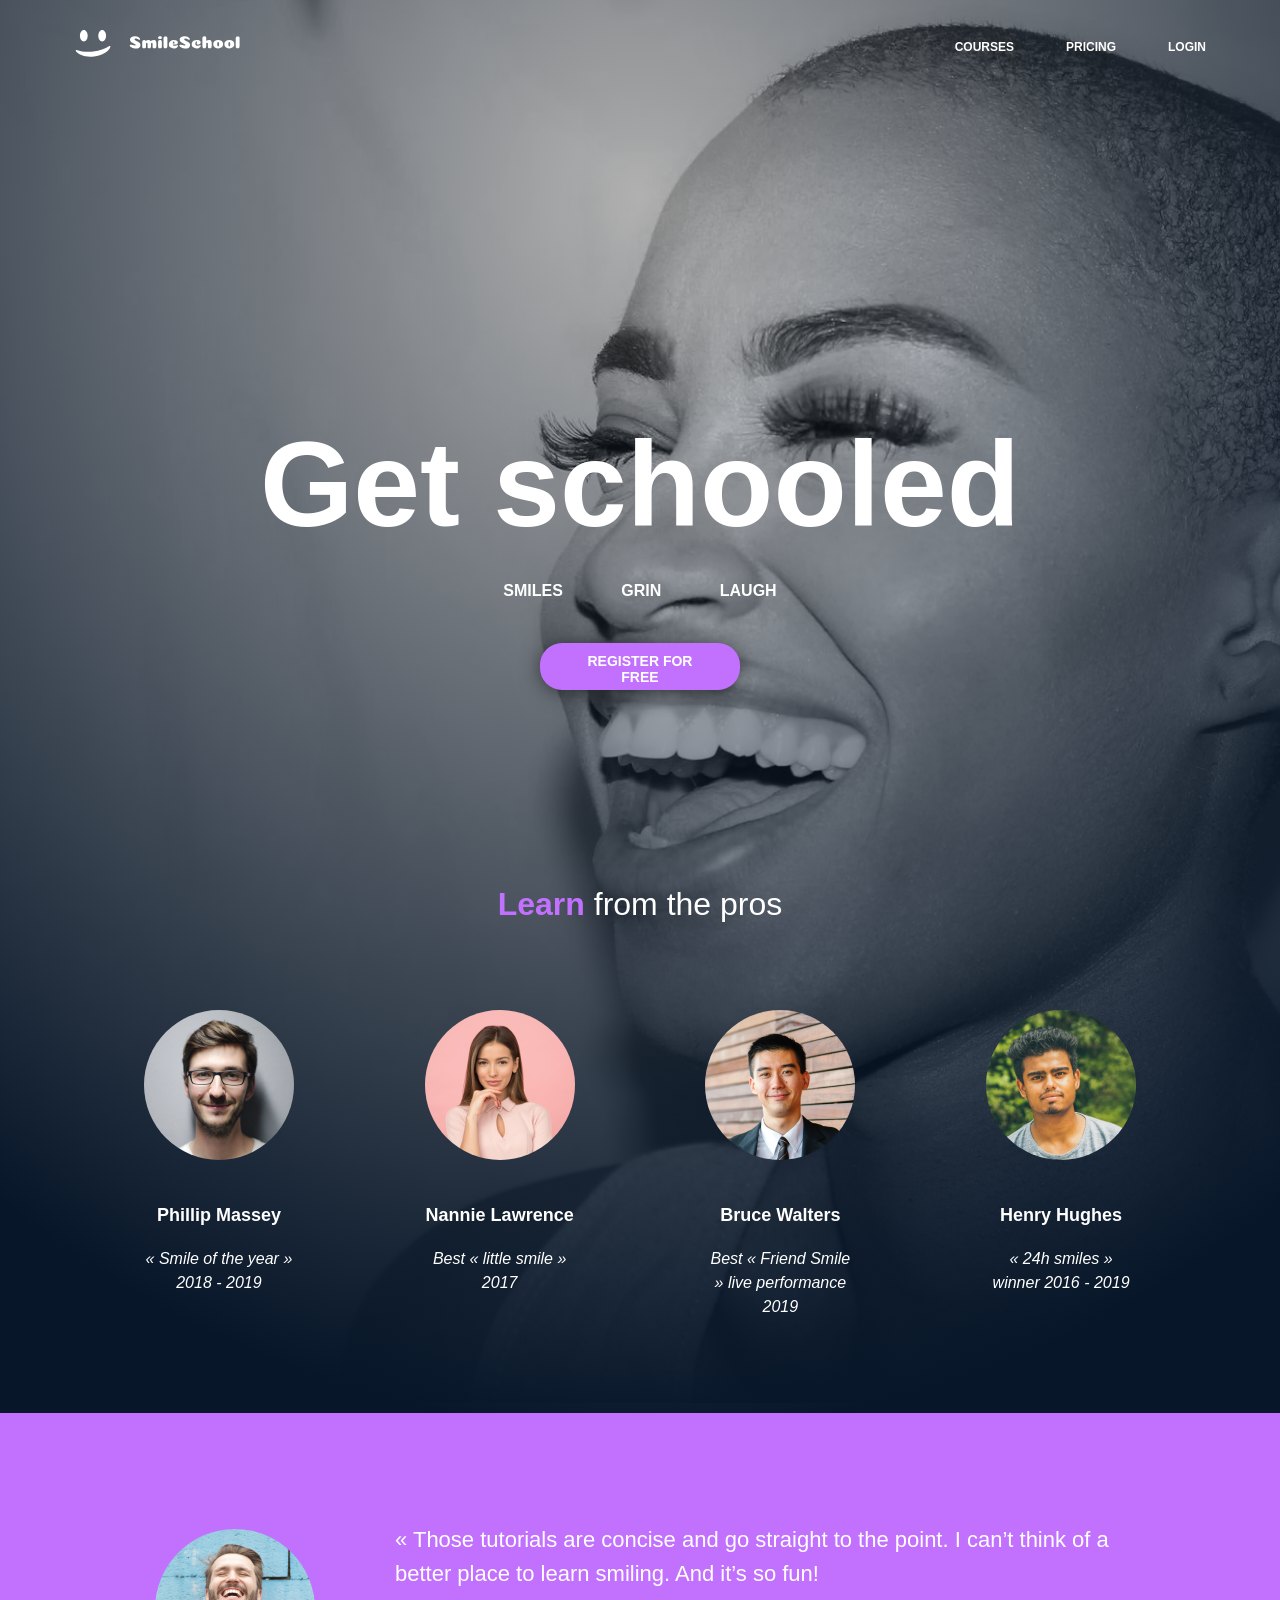
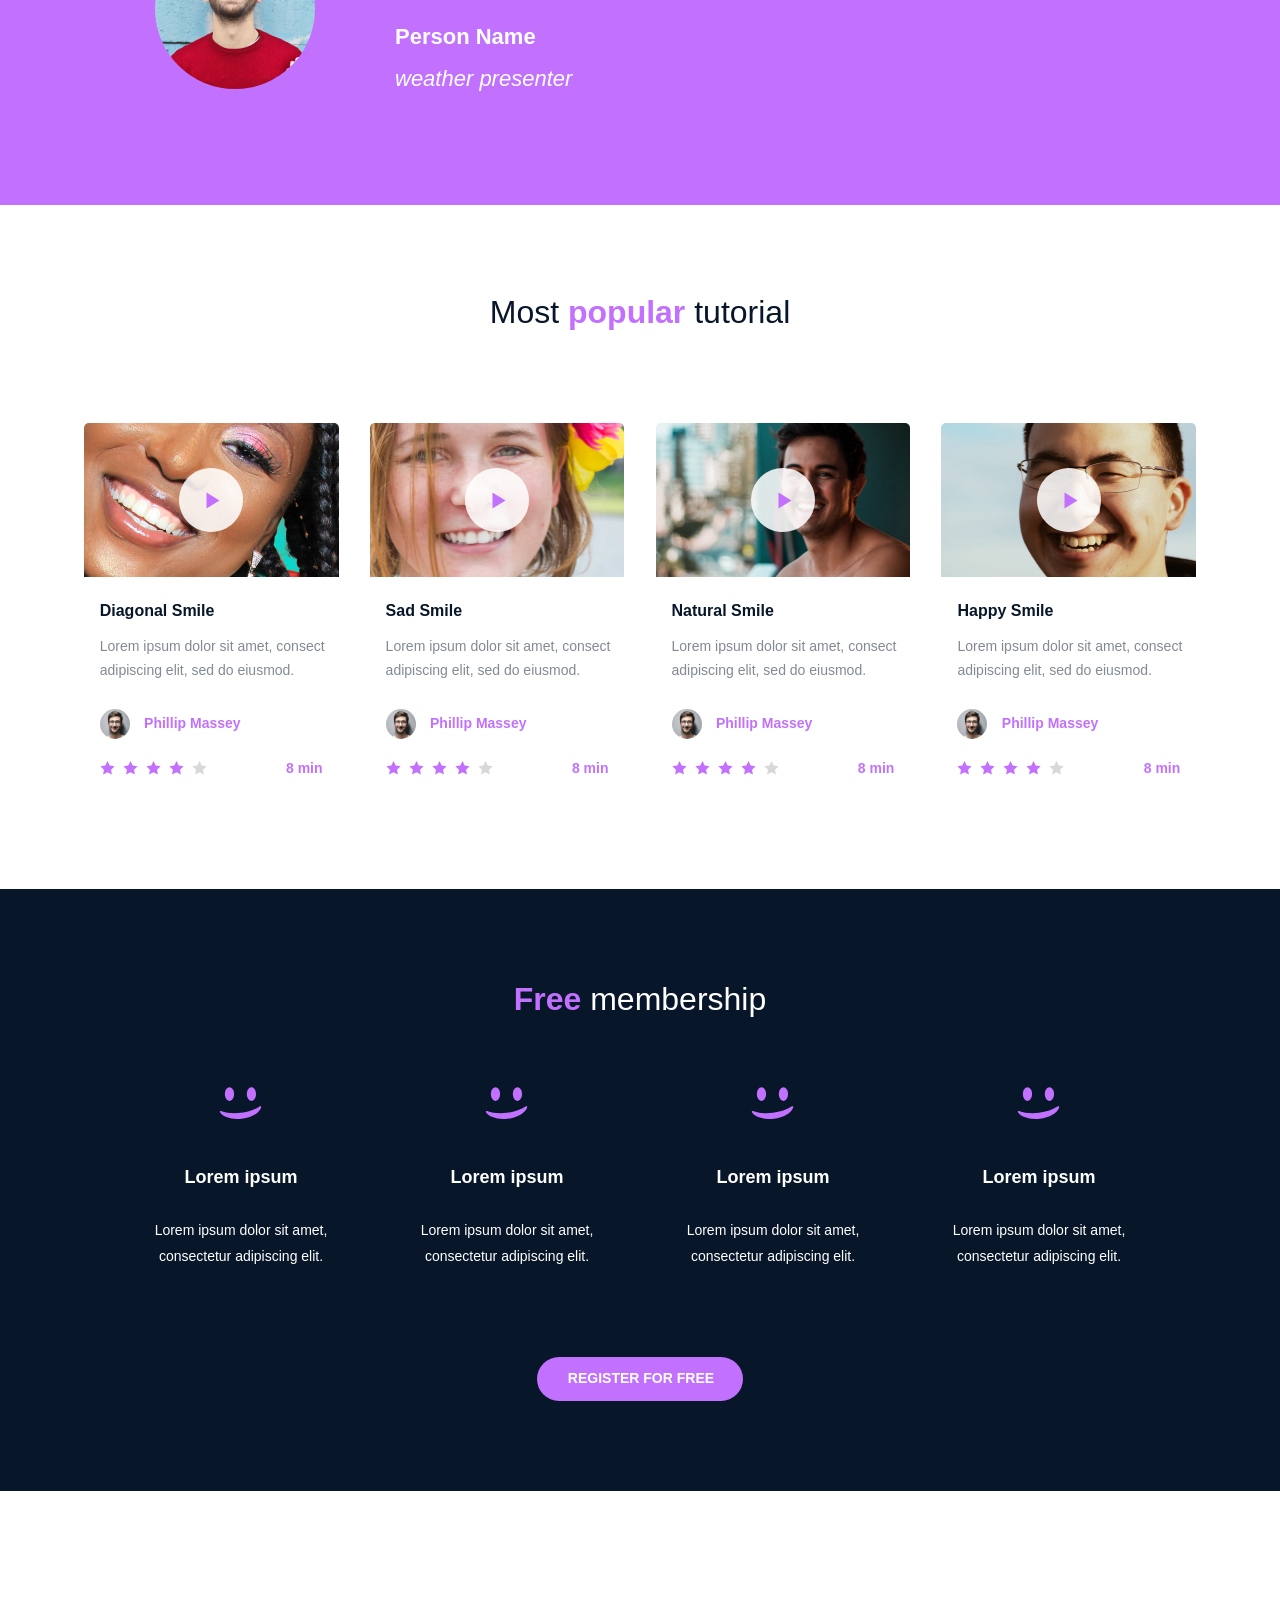
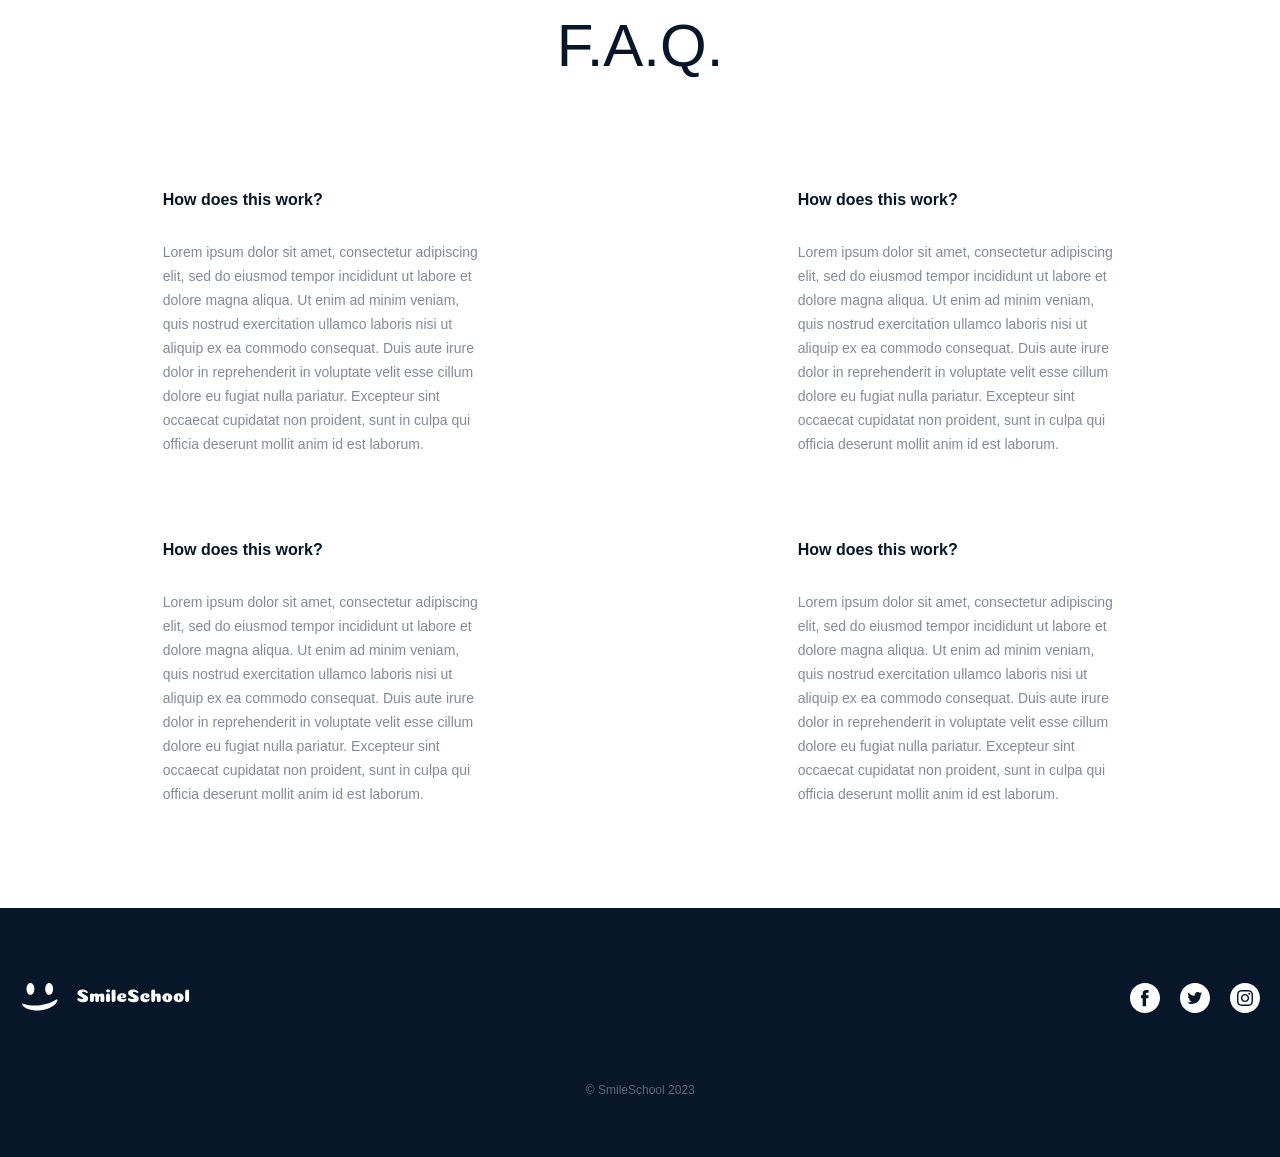
<file: css_advanced/index.html>
<!DOCTYPE html>
<html lang="en">
  <head>
    <title>Smile School</title>
    <meta name="viewport" content="width=device-width, initial-scale=1.0">
    <link rel="stylesheet" href="styles.css">
  </head>
  <body>
    <header class="main-header">
      <!-- Clickable link for the logo -->
      <div>
        <a href="#">
          <img src="assets/images/logo.svg" class="logo-header" alt="Logo Smile School">
        </a>
      </div>
      <!-- Navigation links -->
      <div class="navigation">
        <a href="#" class="nav-link">Courses</a>
        <a href="#" class="nav-link">Pricing</a>
        <a href="#" class="nav-link">Login</a>
      </div>
    </header>

    <!-- MAIN -->
    <main>
      <!-- BANNER SECTION -->
      <section class="banner">
        <!-- First block for the title, subtitle and button -->
        <div class="banner-content">
          <h1 class="main-title">Get schooled</h1>
          <p class="subtitle">Smiles</p>
          <p class="subtitle">Grin</p>
          <p class="subtitle">Laugh</p>
          <button class="register-btn">Register for free</button>
        </div>
        <!-- Second block for elements with images -->
        <div class="block-pro">
          <h2><span class="span-bp">Learn</span> from the pros</h2>
          <div class="picture-pros">
            <!-- Blocks repeated 4 times for each element with image -->
            <div class="picture-pro">
              <img src="assets/images/portrait-1.png" alt="Portrait of Phillip Massey, Smile of the Year 2018-2019">
              <h3>Phillip Massey</h3>
              <p>« Smile of the year » 2018 - 2019</p>
            </div>
            <div class="picture-pro">
              <img src="assets/images/portrait-2.png" alt="Portrait of Nannie Lawrence, Best Little Smile 2017">
              <h3>Nannie Lawrence</h3>
              <p>Best « little smile » 2017</p>
            </div>
            <div class="picture-pro">
              <img src="assets/images/portrait-3.png" alt="Portrait of Bruce Walters, Best Friend Smile Live Performance 2019">
              <h3>Bruce Walters</h3>
              <p>Best « Friend Smile » live performance 2019</p>
            </div>
            <div class="picture-pro">
              <img src="assets/images/portrait-4.png" alt="Portrait of Henry Hughes, 24h Smiles Winner 2016-2019">
              <h3>Henry Hughes</h3>
              <p>« 24h smiles » winner 2016 - 2019</p>
            </div>
          </div>
        </div>
      </section>

      <!-- QUOTE SECTION -->
      <section class="quote-section">
        <div class="quote-container">
          <!-- Image associated with the quote -->
          <img src="assets/images/portrait-5.png" alt="">
          <!-- Block for the quote and its author -->
          <div class="quote-block">
            <blockquote class="quote-text">
              « Those tutorials are concise and go straight to the point. I can’t think of a better place to learn smiling. And it’s so fun!
            </blockquote>
            <p class="quote-author">Person Name</p>
            <p class="quote-context">weather presenter</p>
          </div>
        </div>
      </section>

      <!-- SECTION VIDEO -->
      <section class="video-section">
        <h1 class="video-section-title">Most <span>popular</span> tutorial</h1>
        <div class="video-cards-container">
          <!-- Block for video 1 -->
          <div class="video-card">
            <div class="video-thumbnail">
              <img src="assets/images/video-1.png" alt="Video Diagonal Smile">
              <div class="play-icon"></div>
            </div>
            <h2 class="video-title">Diagonal Smile</h2>
            <p class="video-description">Lorem ipsum dolor sit amet, consect adipiscing elit, sed do eiusmod.</p>
            <!-- Block for the author -->
            <div class="video-author">
              <img src="assets/images/portrait-1.png" alt="Image of the author" class="author-image">
              <h3 class="author-name">Phillip Massey</h3>
            </div>
            <!-- Block for star evaluation -->
            <div class="star-rating">
              <!-- Img for the number of stars -->
              <div class="stars">
                <img src="assets/images/stars.svg" alt="Images of 5 stars">
              </div>
              <p class="rating-time">8 min</p>
            </div>
          </div>
          <!-- Block for video 2 -->
          <div class="video-card">
            <div class="video-thumbnail">
              <img src="assets/images/video-2.png" alt="Video Diagonal Smile">
              <div class="play-icon"></div>
            </div>
            <h2 class="video-title">Sad Smile</h2>
            <p class="video-description">Lorem ipsum dolor sit amet, consect adipiscing elit, sed do eiusmod.</p>
            <!-- Block for the author -->
            <div class="video-author">
              <img src="assets/images/portrait-1.png" alt="Image of the author" class="author-image">
              <h3 class="author-name">Phillip Massey</h3>
            </div>
            <!-- Block for star evaluation -->
            <div class="star-rating">
              <!-- Img for the number of stars -->
              <div class="stars">
                <img src="assets/images/stars.svg" alt="Images of 5 stars">
              </div>
              <p class="rating-time">8 min</p>
            </div>
          </div>
          <!-- Block for video 3 -->
          <div class="video-card">
            <div class="video-thumbnail">
              <img src="assets/images/video-3.png" alt="Video Diagonal Smile">
              <div class="play-icon"></div>
            </div>
            <h2 class="video-title">Natural Smile</h2>
            <p class="video-description">Lorem ipsum dolor sit amet, consect adipiscing elit, sed do eiusmod.</p>
            <!-- Block for the author -->
            <div class="video-author">
              <img src="assets/images/portrait-1.png" alt="Image of the author" class="author-image">
              <h3 class="author-name">Phillip Massey</h3>
            </div>
            <!-- Block for star evaluation -->
            <div class="star-rating">
              <!-- Img for the number of stars -->
              <div class="stars">
                <img src="assets/images/stars.svg" alt="Images of 5 stars">
              </div>
              <p class="rating-time">8 min</p>
            </div>
          </div>
          <!-- Block for video 4 -->
          <div class="video-card">
            <div class="video-thumbnail">
              <img src="assets/images/video-4.png" alt="Video Diagonal Smile">
              <div class="play-icon"></div>
            </div>
            <h2 class="video-title">Happy Smile</h2>
            <p class="video-description">Lorem ipsum dolor sit amet, consect adipiscing elit, sed do eiusmod.</p>
            <!-- Block for the author -->
            <div class="video-author">
              <img src="assets/images/portrait-1.png" alt="Image of the author" class="author-image">
              <h3 class="author-name">Phillip Massey</h3>
            </div>
            <!-- Block for star evaluation -->
            <div class="star-rating">
              <!-- Img for the number of stars -->
              <div class="stars">
                <img src="assets/images/stars.svg" alt="Images of 5 stars">
              </div>
              <p class="rating-time">8 min</p>
            </div>
          </div>
        </div>
      </section>

      <!-- MEMBERSHIP SECTION -->
      <section class="membership-section">
        <h1 class="membership-title"><span>Free</span> membership</h1>
        <div class="membership-block-container">
          <!-- Block for each adhesion element -->
          <div class="membership-block">
            <img src="assets/images/smile.svg" alt="Image of membership 1" class="membership-icon">
            <h2 class="membership-heading">Lorem ipsum</h2>
            <p class="membership-description">Lorem ipsum dolor sit amet, consectetur adipiscing elit.</p>
          </div>
          <div class="membership-block">
            <img src="assets/images/smile.svg" alt="Image of membership 2" class="membership-icon">
            <h2 class="membership-heading">Lorem ipsum</h2>
            <p class="membership-description">Lorem ipsum dolor sit amet, consectetur adipiscing elit.</p>
          </div>
          <div class="membership-block">
            <img src="assets/images/smile.svg" alt="Image of membership 3" class="membership-icon">
            <h2 class="membership-heading">Lorem ipsum</h2>
            <p class="membership-description">Lorem ipsum dolor sit amet, consectetur adipiscing elit.</p>
          </div>
          <div class="membership-block">
            <img src="assets/images/smile.svg" alt="Image of membership 3" class="membership-icon">
            <h2 class="membership-heading">Lorem ipsum</h2>
            <p class="membership-description">Lorem ipsum dolor sit amet, consectetur adipiscing elit.</p>
          </div>
        </div>
        <button class="membership-button">Register for free</button>
      </section>

      <!-- SECTION FAQ -->
      <section class="faq-section">
        <h1 class="faq-title">F.A.Q.</h1>
        <div class="faq-container">
          <!-- First row of FAQs -->
          <div class="faq-row">
            <!-- First element FAQ -->
            <div class="faq-item">
              <h2 class="faq-question">How does this work?</h2>
              <p class="faq-answer">Lorem ipsum dolor sit amet, consectetur adipiscing elit, sed do eiusmod tempor incididunt ut labore et dolore magna aliqua. Ut enim ad minim veniam, quis nostrud exercitation ullamco laboris nisi ut aliquip ex ea commodo consequat. Duis aute irure dolor in reprehenderit in voluptate velit esse cillum dolore eu fugiat nulla pariatur. Excepteur sint occaecat cupidatat non proident, sunt in culpa qui officia deserunt mollit anim id est laborum.</p>
            </div>
            <!-- Second element FAQ -->
            <div class="faq-item">
              <h2 class="faq-question">How does this work?</h2>
              <p class="faq-answer">Lorem ipsum dolor sit amet, consectetur adipiscing elit, sed do eiusmod tempor incididunt ut labore et dolore magna aliqua. Ut enim ad minim veniam, quis nostrud exercitation ullamco laboris nisi ut aliquip ex ea commodo consequat. Duis aute irure dolor in reprehenderit in voluptate velit esse cillum dolore eu fugiat nulla pariatur. Excepteur sint occaecat cupidatat non proident, sunt in culpa qui officia deserunt mollit anim id est laborum.</p>
            </div>
          </div>
          <!-- Second row of FAQs -->
          <div class="faq-row">
            <!-- Third element FAQ -->
            <div class="faq-item">
              <h2 class="faq-question">How does this work?</h2>
              <p class="faq-answer">Lorem ipsum dolor sit amet, consectetur adipiscing elit, sed do eiusmod tempor incididunt ut labore et dolore magna aliqua. Ut enim ad minim veniam, quis nostrud exercitation ullamco laboris nisi ut aliquip ex ea commodo consequat. Duis aute irure dolor in reprehenderit in voluptate velit esse cillum dolore eu fugiat nulla pariatur. Excepteur sint occaecat cupidatat non proident, sunt in culpa qui officia deserunt mollit anim id est laborum.</p>
            </div>
            <!-- Fourth element FAQ -->
            <div class="faq-item">
              <h2 class="faq-question">How does this work?</h2>
              <p class="faq-answer">Lorem ipsum dolor sit amet, consectetur adipiscing elit, sed do eiusmod tempor incididunt ut labore et dolore magna aliqua. Ut enim ad minim veniam, quis nostrud exercitation ullamco laboris nisi ut aliquip ex ea commodo consequat. Duis aute irure dolor in reprehenderit in voluptate velit esse cillum dolore eu fugiat nulla pariatur. Excepteur sint occaecat cupidatat non proident, sunt in culpa qui officia deserunt mollit anim id est laborum.</p>
            </div>
          </div>
        </div>
      </section>
    </main>

    <!-- FOOTER -->
    <footer class="footer">
      <div class="footer-content">
        <!-- Div for the logo and links -->
        <div class="footer-logo-section">
          <img src="assets/images/logo.svg" alt="SmileSchool logo" class="footer-logo">
          <div class="footer-social-links">
            <svg width="130" height="30" viewBox="0 0 130 30" fill="none" xmlns="http://www.w3.org/2000/svg">
              <g id="social_icons">
              <g id="Instagram">
              <path id="Combined Shape" fill-rule="evenodd" clip-rule="evenodd" d="M115 0C106.716 0 100 6.71573 100 15C100 23.2843 106.716 30 115 30C123.284 30 130 23.2843 130 15C130 6.71573 123.284 0 115 0ZM111.702 7.04833C112.555 7.0095 112.828 7 115.001 7H114.998C117.172 7 117.443 7.0095 118.297 7.04833C119.148 7.08733 119.73 7.22217 120.24 7.42C120.767 7.62417 121.212 7.89751 121.657 8.34251C122.102 8.78719 122.375 9.23352 122.58 9.7597C122.777 10.2684 122.912 10.8497 122.952 11.7014C122.99 12.5547 123 12.8274 123 15.0001C123 17.1728 122.99 17.4448 122.952 18.2981C122.912 19.1495 122.777 19.731 122.58 20.2398C122.375 20.7658 122.102 21.2121 121.657 21.6568C121.212 22.1018 120.766 22.3758 120.24 22.5802C119.731 22.778 119.149 22.9128 118.298 22.9518C117.444 22.9907 117.173 23.0002 115 23.0002C112.827 23.0002 112.555 22.9907 111.701 22.9518C110.85 22.9128 110.268 22.778 109.759 22.5802C109.234 22.3758 108.787 22.1018 108.343 21.6568C107.898 21.2121 107.625 20.7658 107.42 20.2396C107.222 19.731 107.088 19.1496 107.048 18.298C107.01 17.4446 107 17.1728 107 15.0001C107 12.8274 107.01 12.5546 107.048 11.7012C107.087 10.8499 107.222 10.2684 107.42 9.75953C107.625 9.23352 107.898 8.78719 108.343 8.34251C108.788 7.89768 109.234 7.62434 109.76 7.42C110.269 7.22217 110.85 7.08733 111.702 7.04833Z" fill="white"/>
              <path id="Combined Shape_2" fill-rule="evenodd" clip-rule="evenodd" d="M114.283 8.4417C114.422 8.44148 114.572 8.44155 114.734 8.44162L115.001 8.4417C117.137 8.4417 117.39 8.44936 118.233 8.4877C119.013 8.52336 119.437 8.6537 119.719 8.7632C120.092 8.9082 120.358 9.08154 120.638 9.36154C120.918 9.64154 121.092 9.90821 121.237 10.2815C121.346 10.5632 121.477 10.9866 121.512 11.7666C121.551 12.6099 121.559 12.8632 121.559 14.9983C121.559 17.1333 121.551 17.3866 121.512 18.23C121.477 19.01 121.346 19.4333 121.237 19.715C121.092 20.0883 120.918 20.3542 120.638 20.634C120.358 20.914 120.092 21.0873 119.719 21.2323C119.437 21.3423 119.013 21.4723 118.233 21.508C117.39 21.5463 117.137 21.5547 115.001 21.5547C112.865 21.5547 112.611 21.5463 111.768 21.508C110.988 21.472 110.565 21.3417 110.283 21.2322C109.909 21.0872 109.643 20.9138 109.363 20.6338C109.083 20.3538 108.909 20.0878 108.764 19.7143C108.654 19.4326 108.524 19.0093 108.488 18.2293C108.45 17.386 108.442 17.1326 108.442 14.9963C108.442 12.8599 108.45 12.6079 108.488 11.7646C108.524 10.9846 108.654 10.5612 108.764 10.2792C108.909 9.90588 109.083 9.63921 109.363 9.35921C109.643 9.0792 109.909 8.90587 110.283 8.76053C110.565 8.65053 110.988 8.52053 111.768 8.4847C112.506 8.45136 112.792 8.44136 114.283 8.4397V8.4417ZM119.271 9.77004C118.741 9.77004 118.311 10.1995 118.311 10.7297C118.311 11.2597 118.741 11.6897 119.271 11.6897C119.801 11.6897 120.231 11.2597 120.231 10.7297C120.231 10.1997 119.801 9.76971 119.271 9.76971V9.77004ZM110.892 15.0001C110.892 12.7313 112.732 10.8918 115.001 10.8917C117.269 10.8917 119.108 12.7312 119.108 15.0001C119.108 17.269 117.27 19.1076 115.001 19.1076C112.732 19.1076 110.892 17.269 110.892 15.0001Z" fill="white"/>
              <path id="Shape" fill-rule="evenodd" clip-rule="evenodd" d="M115.001 12.3335C116.473 12.3335 117.667 13.5273 117.667 15.0002C117.667 16.4729 116.473 17.6669 115.001 17.6669C113.528 17.6669 112.334 16.4729 112.334 15.0002C112.334 13.5273 113.528 12.3335 115.001 12.3335V12.3335Z" fill="white"/>
              </g>
              <g id="Twitter">
              <path id="Combined Shape_3" fill-rule="evenodd" clip-rule="evenodd" d="M65 0C56.7157 0 50 6.71573 50 15C50 23.2843 56.7157 30 65 30C73.2843 30 80 23.2843 80 15C80 6.71573 73.2843 0 65 0ZM64.5822 12.7112L64.5508 12.1922C64.4563 10.8469 65.2852 9.6182 66.5967 9.14154C67.0794 8.97206 67.8978 8.95087 68.4329 9.09917C68.6427 9.16273 69.0414 9.37458 69.3247 9.56524L69.8388 9.91479L70.4054 9.73472C70.7202 9.63939 71.1398 9.4805 71.3287 9.37458C71.5071 9.27924 71.6645 9.22628 71.6645 9.25806C71.6645 9.43813 71.2762 10.0525 70.951 10.3915C70.5103 10.8681 70.6362 10.9105 71.5281 10.5927C72.0632 10.4126 72.0737 10.4126 71.9687 10.6139C71.9058 10.7198 71.5805 11.0906 71.2343 11.4295C70.6467 12.0121 70.6152 12.0757 70.6152 12.5629C70.6152 13.315 70.2585 14.8827 69.9018 15.7407C69.2408 17.3507 67.8243 19.0138 66.4079 19.8506C64.4144 21.0264 61.7598 21.3229 59.525 20.6344C58.78 20.4014 57.5 19.8082 57.5 19.7023C57.5 19.6705 57.8882 19.6281 58.3604 19.6175C59.3466 19.5964 60.3329 19.321 61.1723 18.8337L61.7388 18.4947L61.0883 18.2723C60.165 17.9545 59.3361 17.2236 59.1263 16.5351C59.0633 16.3127 59.0843 16.3021 59.6719 16.3021L60.2804 16.2915L59.7663 16.0479C59.1578 15.7407 58.6017 15.2217 58.3289 14.692C58.1295 14.3107 57.8777 13.3468 57.9512 13.2726C57.9721 13.2408 58.1925 13.3044 58.4443 13.3891C59.1683 13.654 59.2627 13.5904 58.843 13.1455C58.0561 12.3405 57.8148 11.1435 58.1925 10.0101L58.3709 9.50169L59.0633 10.1902C60.4798 11.5778 62.148 12.404 64.0576 12.6477L64.5822 12.7112Z" fill="white"/>
              </g>
              <g id="Facebook">
              <path id="Combined Shape_4" fill-rule="evenodd" clip-rule="evenodd" d="M15 0C6.71573 0 0 6.71573 0 15C0 23.2843 6.71573 30 15 30C23.2843 30 30 23.2843 30 15C30 6.71573 23.2843 0 15 0ZM16.0635 15.1589V23.3197H12.6869V15.1592H11V12.3469H12.6869V10.6585C12.6869 8.36425 13.6395 7 16.3457 7H18.5988V9.81257H17.1905C16.137 9.81257 16.0673 10.2056 16.0673 10.9391L16.0635 12.3466H18.6147L18.3162 15.1589H16.0635Z" fill="white"/>
              </g>
              </g>
              </svg>
          </div>
        </div>
        <p class="footer-text">&copy; SmileSchool 2023</p>
      </div>
    </footer>
  </body>
</html>
</file>
<file: css_advanced/styles.css>
/* GLOBAL VARIABLES:
   Defines recurring colors, fonts, and styles for use throughout the stylesheet. */
   :root {
    --color-background: #071629;
    --color-text: #FFF;
    --color-accent: #C271FF;
    --color-video: rgba(7, 22, 41, 0.50);
    --color-btn-hover: #9678FC;
    --font-family-base: 'Source Sans Pro', sans-serif;
    --font-weight-bold: 700;
    --font-weight-medium: 600;
    --font-weight-normal: 400;
    --font-weight-light: 300;
    --border-radius-round: 50%;
    --shadow-box: 0px 2px 20px 0px rgba(0, 0, 0, 0.50);
  }
  
  /* BASE BODY STYLE:
     Resets margins and paddings, sets default font, and applies box-sizing to all elements. */
  body {
    margin: 0;
    padding: 0;
    font-family: var(--font-family-base);
    box-sizing: border-box;
  }
  
  /* MAIN HEADER:
     Utilizes Flexbox for proper alignment and spacing between the logo and navigation elements. */
  .main-header {
    display: flex;
    justify-content: space-between;
    align-items: center;
    padding: 20px 5%;
    margin: 10px;
    background-color: transparent;
  }
  
  /* LOGO IN HEADER:
     Sets size and prevents the logo from shrinking in a flexbox layout. */
  .logo-header {
    width: 10.438rem;
    height: 1.841rem;
    flex-shrink: 0;
  }
  
  /* NAVIGATION:
     Alignment and styling of navigation links, including color, font size, and text transformation. */
  .navigation {
    display: inline-flex;
    justify-content: center;
    align-items: flex-start;
    gap: 52px;
    flex-shrink: 0;
    color: var(--color-text);
    font-size: 0.75rem;
    font-weight: var(--font-weight-bold);
    line-height: normal;
  }
  
  .nav-link {
    color: var(--color-text);
    text-decoration: none;
    text-transform: uppercase;
  }
  
  /* MAIN BANNER:
     Positions and sizes the banner, including background images and filter styles. */
  .banner {
    position: relative;
    width: 100%;
    height: 1440px;
    display: flex;
    flex-direction: column;
    justify-content: center;
    align-items: center;
  }
  
  .banner::before, .banner::after {
    content: "";
    position: absolute;
    width: 100%;
    height: 100%;
    background-size: cover;
    z-index: -1;
  }
  
  .banner::before {
    top: -8.125rem;
    background-image: url(assets/images/img_bg.png);
    background-repeat: no-repeat;
    -webkit-filter: grayscale(100%);
    filter: grayscale(100%);
  }
  
  .banner::after {
    top: -6.25rem;
    background: radial-gradient(85.90% 85.90% at 50.00% 14.10%, rgba(41, 48, 61, 0.00) 0%, var(--color-background) 100%), transparent;
    background-blend-mode: normal, color;
  }
  
  /* Styles for the main title, subtitles, and registration button in the banner. */
  .banner-content {
    text-align: center;
    margin-top: 10.5rem;
  }
  
  .main-title {
    color: var(--color-text);
    font-size: 7.5rem;
    font-weight: var(--font-weight-bold);
    text-align: center;
    margin: 0;
    margin-top: -50px;
    line-height: 150px;
  }
  
  .subtitle {
    display: inline-block;
    color: var(--color-text);
    text-transform: uppercase;
    font-size: 1rem;
    font-weight: var(--font-weight-bold);
    line-height: 4rem;
    margin: 0 27px;
  }
  
  .register-btn {
    display: block;
    background-color: var(--color-accent);
    box-shadow: var(--shadow-box);
    border-radius: 1.375rem;
    color: var(--color-text);
    text-align: center;
    text-transform: uppercase;
    font-size: 0.875rem;
    font-weight: 600;
    margin: 20px auto;
    padding: 10px 30px;
    width: 12.5rem;
    height: 2.9rem;
    border: none;
    cursor: pointer;
    transition: background-color 0.3s ease;
  }
  
  .register-btn:hover {
    background-color: var(--color-btn-hover);
  }
  
  /* PROFILES SECTION:
     Styles for layout and design of profile sections, including images, titles, and descriptions. */
  
  .block-pro {
    text-align: center;
    margin-top: 150px;
  }
  
  .block-pro h2 {
    color: var(--color-text);
    font-family: var(--font-family-base);
    font-size: 2rem;
    font-weight: var(--font-weight-light);
    margin-bottom: 5.44rem;
    font-style: normal;
  }
  
  .block-pro h2 .span-bp {
    color: var(--color-accent);
    font-weight: var(--font-weight-bold);
  }
  
  .picture-pros {
    display: flex;
    justify-content: center;
    gap: 8.17rem;
  }
  
  .picture-pros .picture-pro {
    width: 9.375rem;
    text-align: center;
  }
  
  .picture-pros img {
    width: 9.375rem;
    height: 9.375rem;
    border-radius: var(--border-radius-round);
    margin-bottom: 20px;
  }
  
  .picture-pros h3 {
    color: var(--color-text);
    font-size: 1.125rem;
    font-weight: 900;
    line-height: 1.6875rem;
  }
  
  .picture-pros p {
    color: var(--color-text);
    font-size: 1rem;
    font-style: italic;
    line-height: 1.5rem;
    font-weight: var(--font-weight-normal);
  }
  
  /* QUOTE SECTION:
     Formatting of the quote section, including the image, quote text, author, and context. */
  .quote-section {
    display: flex;
    justify-content: center;
    align-items: center;
    margin-top: -120px;
    background-color: var(--color-accent);
    color: var(--color-text);
    font-family: var(--font-family-base);
    height: 24.5rem;
    width: 100%;
  }
  
  .quote-container {
    display: flex;
    justify-content: center;
    align-items: center;
  }
  
  .quote-container img {
    width: 10rem;
    height: 10rem;
    border-radius: 50%;
    margin-right: 5rem;
  }
  
  .quote-block {
    display: flex;
    flex-direction: column;
    align-items: flex-start;
    justify-content: center;
    width: 45.625rem;
    height: 9.875rem;
  }
  
  .quote-text {
    font-size: 1.375rem;
    font-weight: var(--font-weight-normal);
    line-height: 2.1rem;
    margin: 0 0 0.5rem 0;
  }
  
  .quote-author {
    font-size: 1.375rem;
    font-weight: var(--font-weight-bold);
    font-style: normal;
    line-height: 2.1rem;
    margin-bottom: 0.5rem;
  }
  
  .quote-context {
    font-size: 1.375rem;
    font-style: italic;
    font-weight: var(--font-weight-normal);
    margin: 0;
    line-height: 2.1rem;
  }
  
  /* VIDEO SECTION:
     Configuration and styling of video cards, including thumbnails, titles, descriptions, and ratings. */
  .video-section {
    background-color: var(--color-text);
    text-align: center;
    font-family: var(--font-family-base);
    width: 100%;
  }
  
  .video-section-title {
    color: var(--color-background);
    font-size: 2rem;
    margin-top: 5.4rem;
    margin-bottom: 4.69rem;
    font-weight: var(--font-weight-light);
    line-height: 40.22px;
    font-style: normal;
  }
  
  .video-section-title span {
    color: var(--color-accent);
    font-size: 2rem;
    font-weight: var(--font-weight-bold);
  }
  
  .video-cards-container {
    display: flex;
    justify-content: center;
    gap: 1.94rem;
    padding: 1rem;
    margin: 0 auto;
    width: 76.75rem;
    height: 28.125rem;
  }
  
  .video-card {
    width: 15.93rem;
    height: auto;
    margin-bottom: 3rem;
    text-align: left;
    position: relative;
  }
  
  .video-thumbnail {
    width: 15.93rem;
    height: 9.62rem;
    border-radius: 5px 5px 0 0;
    position: relative;
    overflow: hidden;
  }
  
  .video-thumbnail img {
    width: 100%;
    height: auto;
    display: block;
  }
  
  .play-icon {
    position: absolute;
    top: 50%;
    left: 50%;
    transform: translate(-50%, -50%);
    width: 4rem;
    height: 4rem;
    background: url('assets/images/play.svg') no-repeat center center;
    background-size: contain;
    cursor: pointer;
  }
  
  .video-title {
    color: var(--color-background);
    font-size: 1rem;
    margin-top: 1.5rem;
    margin-left: 1rem;
    font-weight: var(--font-weight-bold);
    font-family: var(--font-family-base);
    line-height: 20.11px;
    font-style: normal;
    width: 120px;
    height: 20px;
  }
  
  .video-description {
    color: var(--color-video);
    font-size: 0.875rem;
    margin-top: 0.47rem;
    margin-left: 1rem;
    font-weight: var(--font-weight-normal);
    line-height: 1.5rem;
    font-family: var(--font-family-base);
    width: 15.125rem;
    height: 48px;
    font-style: normal;
  }
  
  .video-author {
    display: flex;
    align-items: center;
    gap: 0.9rem;
    margin-top: 0.75rem;
    margin-left: 1rem;
  }
  
  .author-image {
    width: 1.875rem;
    height: 1.875rem;
    border-radius: 50%;
  }
  
  .author-name {
    color: var(--color-accent);
    font-family: var(--font-family-base);
    font-size: 0.875rem;
    font-weight: var(--font-weight-medium);
    line-height: 1.6875rem;
    font-style: normal;
  }
  
  .star-rating {
    display: flex;
    align-items: center;
    justify-content: space-between;
    margin-left: 1rem;
    margin-top: -10px;
  }
  
  .stars {
    display: flex;
    width: 6.6875rem;
    height: 0.9375rem;
  }
  
  .rating-time {
    color: var(--color-accent);
    font-size: 0.875rem;
    margin-right: 1rem;
    font-family: var(--font-family-base);
    font-weight: var(--font-weight-medium);
    font-style: normal;
    line-height: 1.6875rem;
  }
  
  /* MEMBERSHIP SECTION:
     Styles for the membership offers section, including layout of membership blocks, icons, headings, and descriptions. */
  .membership-section {
    font-family: var(--font-family-base);
    background-color: var(--color-background);
    color: var(--color-text);
    text-align: center;
    padding: 50px 0;
    height: 31.375rem;
    width: 100%;
  }
  
  .membership-block {
    display: flex;
    flex-direction: column;
    align-items: center;
    flex-basis: calc(20% - 30px);
    flex-shrink: 1;
    margin: 10px 5px;
  }
  
  .membership-block-container {
    display: flex;
    justify-content: center;
  }
  
  .membership-title {
    font-size: 2rem;
    font-weight: var(--font-weight-light);
    line-height: 40px;
    margin-bottom: 3.62rem;
    margin-top: 2.5rem;
    font-style: normal;
  }
  
  .membership-title span {
    color: var(--color-accent);
    font-weight: var(--font-weight-bold);
  }
  
  .membership-icon {
    width: 2.72913rem;
    height: 2.20956rem;
    margin-bottom: 1.66rem;
  }
  
  .membership-heading {
    font-size: 1.125rem;
    font-weight: var(--font-weight-medium);
    font-style: normal;
    line-height: 26px;
    margin-bottom: 0.81rem;
    font-style: normal;
    width: 16rem;
    height: 26px;
  }
  
  .membership-description {
    width: 13.25rem;
    height: 52px;
    font-size: 0.875rem;
    font-weight: var(--font-weight-normal);
    font-style: normal;
    line-height: 1.625rem;
  }
  
  .membership-button {
    background-color: var(--color-accent);
    width: 12.9rem;
    height: 2.75rem;
    color: var(--color-text);
    border: none;
    border-radius: 1.375rem;
    padding: 0.81rem 1.22rem 0.81rem 1.34rem;
    font-size: 0.875rem;
    font-weight: var(--font-weight-medium);
    text-transform: uppercase;
    cursor: pointer;
    margin-top: 4rem;
    line-height: 17.6px;
    transition: background-color 0.3s ease;
  }
  
  .membership-button:hover {
    background-color: #9678FC;
  }
  
  /* FAQ SECTION:
     Styles for layout and typography of the FAQ section, including questions and answers. */
  .faq-section {
    max-width: 90rem;
    max-height: 232.375rem;
    margin: 0 auto;
    padding: 50px 20px;
    font-family: var(--font-family-base);
  }
  
  .faq-title {
    text-align: center;
    font-size: 3.75rem;
    font-style: normal;
    font-weight: var(--font-weight-light);
    color: var(--color-background);
    line-height: 75.42px;
    margin-bottom: 4.63rem;
    margin-top: 4.19rem;
  }
  
  .faq-container {
    display: flex;
    flex-wrap: wrap;
    justify-content: space-around;
    gap: 1.875rem;
  }
  
  .faq-row {
    width: 29%;
    display: flex;
    flex-direction: column;
    align-items: center;
  }
  
  .faq-item {
    width: 100%;
    background-color: var(--color-text);
    margin-bottom: 1rem;
    padding: 20px;
    box-sizing: border-box;
  }
  
  .faq-question {
    text-align: left;
    font-size: 1rem;
    font-weight: var(--font-weight-bold);
    color: var(--color-background);
    margin-bottom: 1.8rem;
    width: 195px;
    height: 20px;
  }
  
  .faq-answer {
    text-align: left;
    font-size: 0.875rem;
    font-weight: var(--font-weight-normal);
    color: var(--color-video);
    line-height: 1.5rem;
    margin-bottom: 1rem;
  }
  
  /* FOOTER:
     Styles for the footer, including layout, logo, social media links, and text. */
  .footer {
    background-color: var(--color-background); 
    font-family: var(--font-family-base);
    width: 100%;
  }
  
  .footer-content {
    display: flex;
    flex-direction: column;
    align-items: center;
    justify-content: center;
    text-align: center;
    max-width: 90rem;
    height: 15.5625rem;
    margin: 0 auto;
    gap: 1.12619rem;
    padding: 0.00144rem 0rem 0.03225rem 0.037rem;
  }
  
  .footer-logo-section {
    display: flex;
    align-items: center;
    justify-content: space-between;
    width: 100%;
    margin-top: 40px;
    
  }
  
  .footer-logo {
    margin-left: 20px;
    width: 169px;
    height: 30px;
  }
  
  .footer-social-links {
    display: flex;
    align-items: center;
    justify-content: center;
    width: 8.125rem;
    height: 1.875rem;
    margin-right: 20px;
    cursor: pointer;
  }
  
  .footer-text {
    padding-top: 40px;
    color: var(--color-text);
    font-weight: var(--font-weight-normal);
    line-height: 15.08px;
    opacity: 0.3517;
    font-size: 0.75em;
    margin-bottom: 1.44rem;
    width: 120px;
    height: 15px;
  }
</file>
